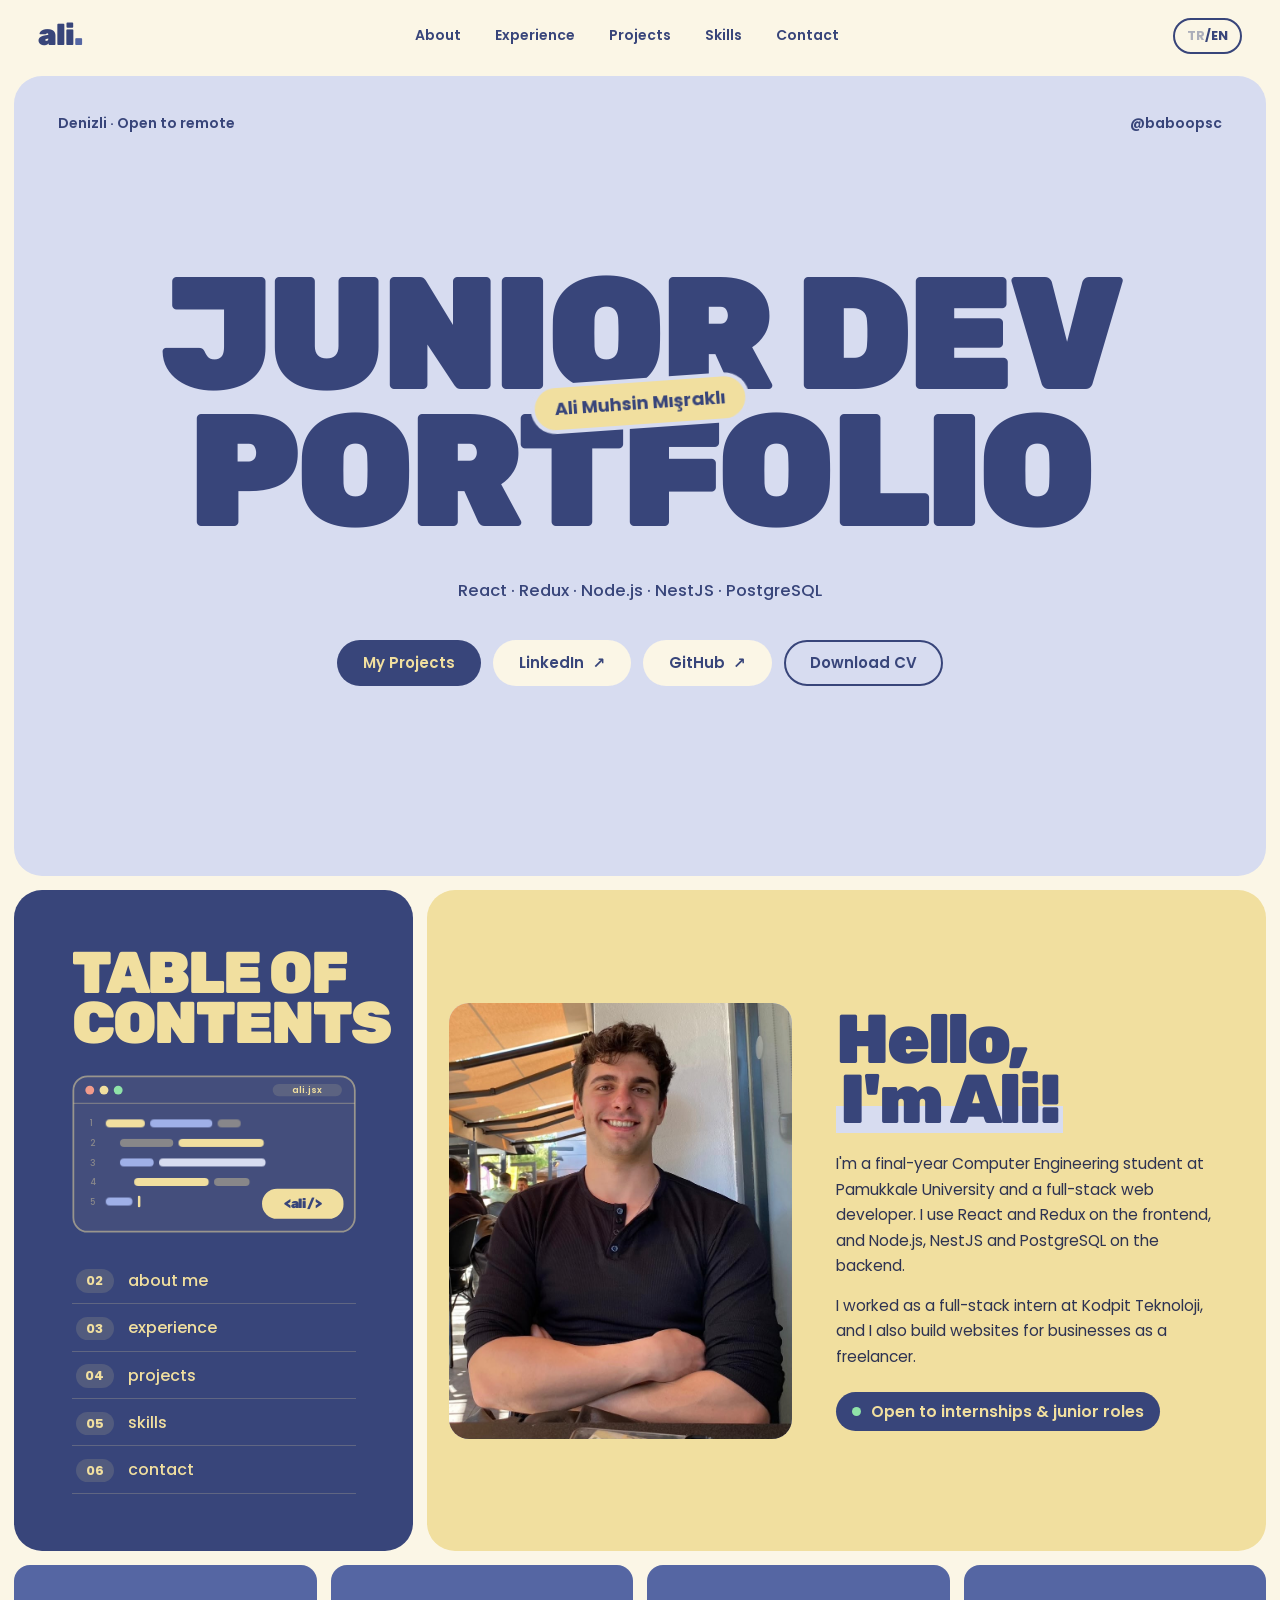
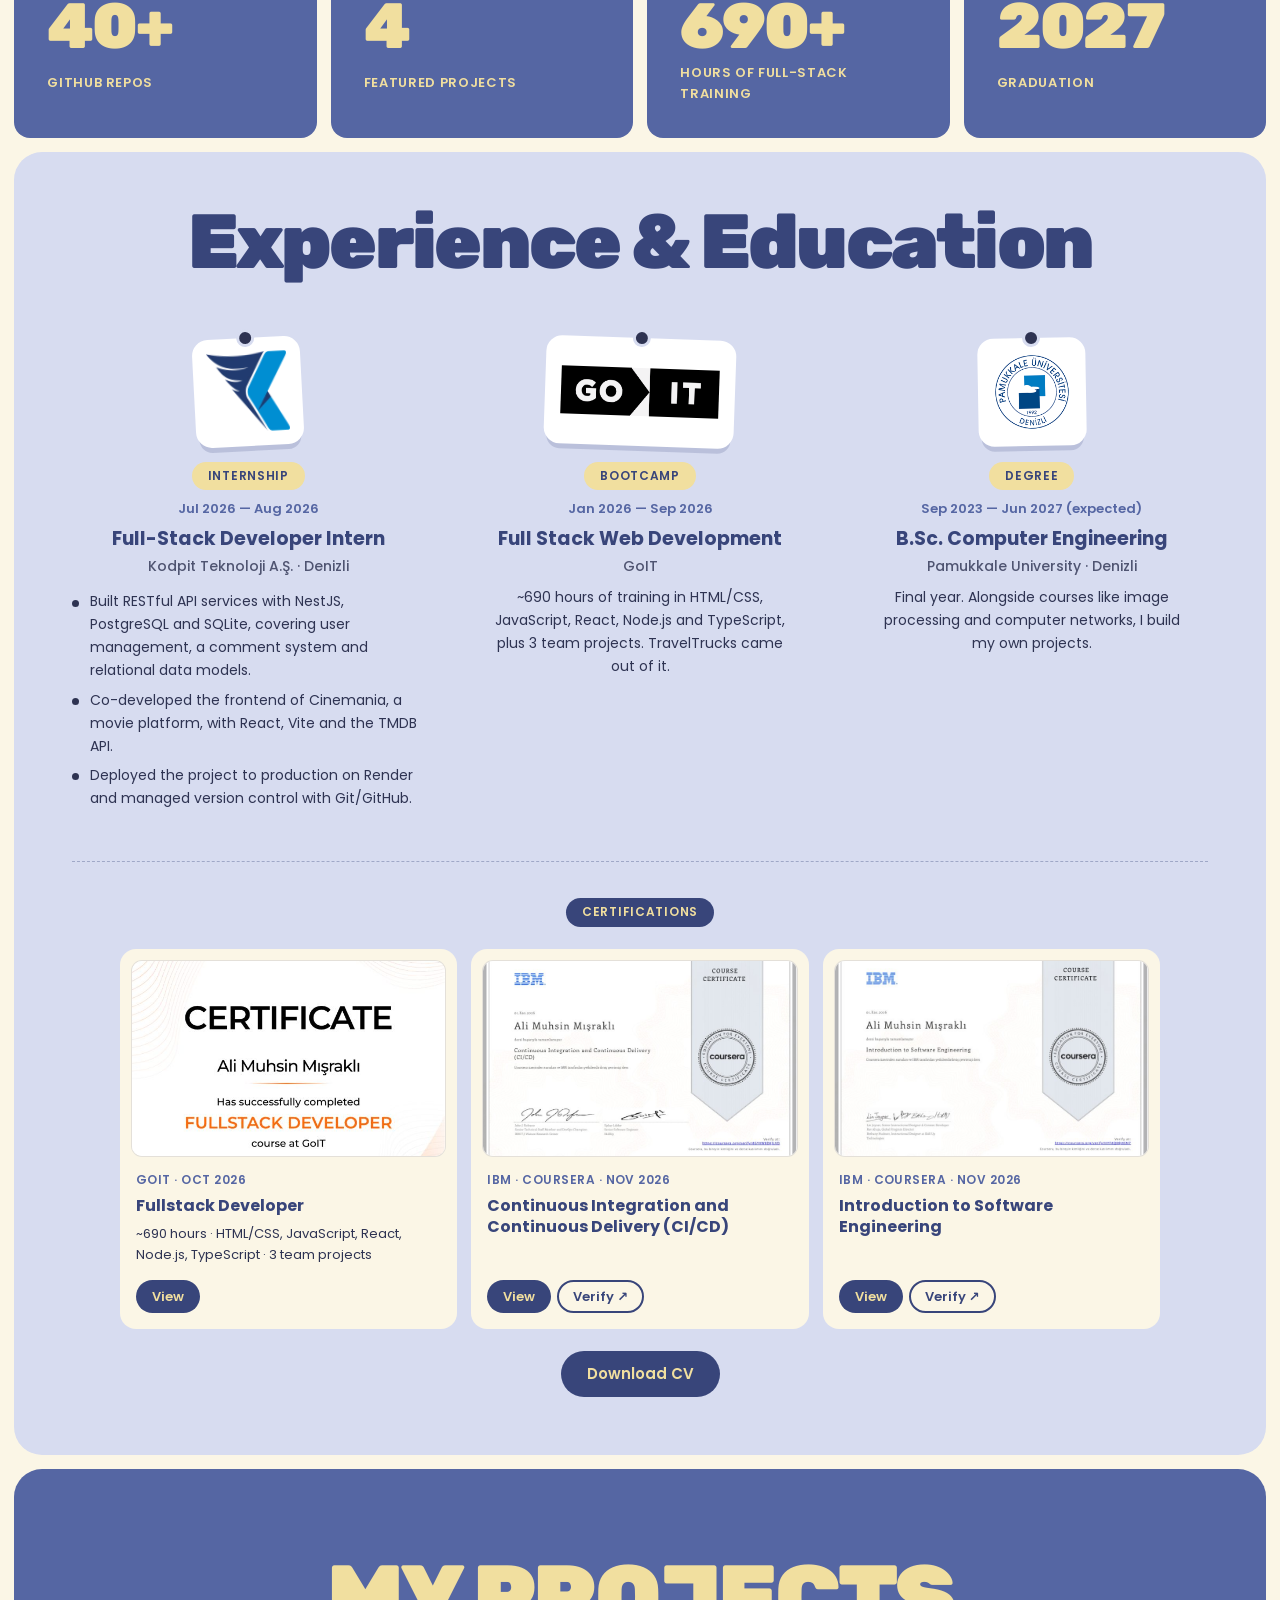
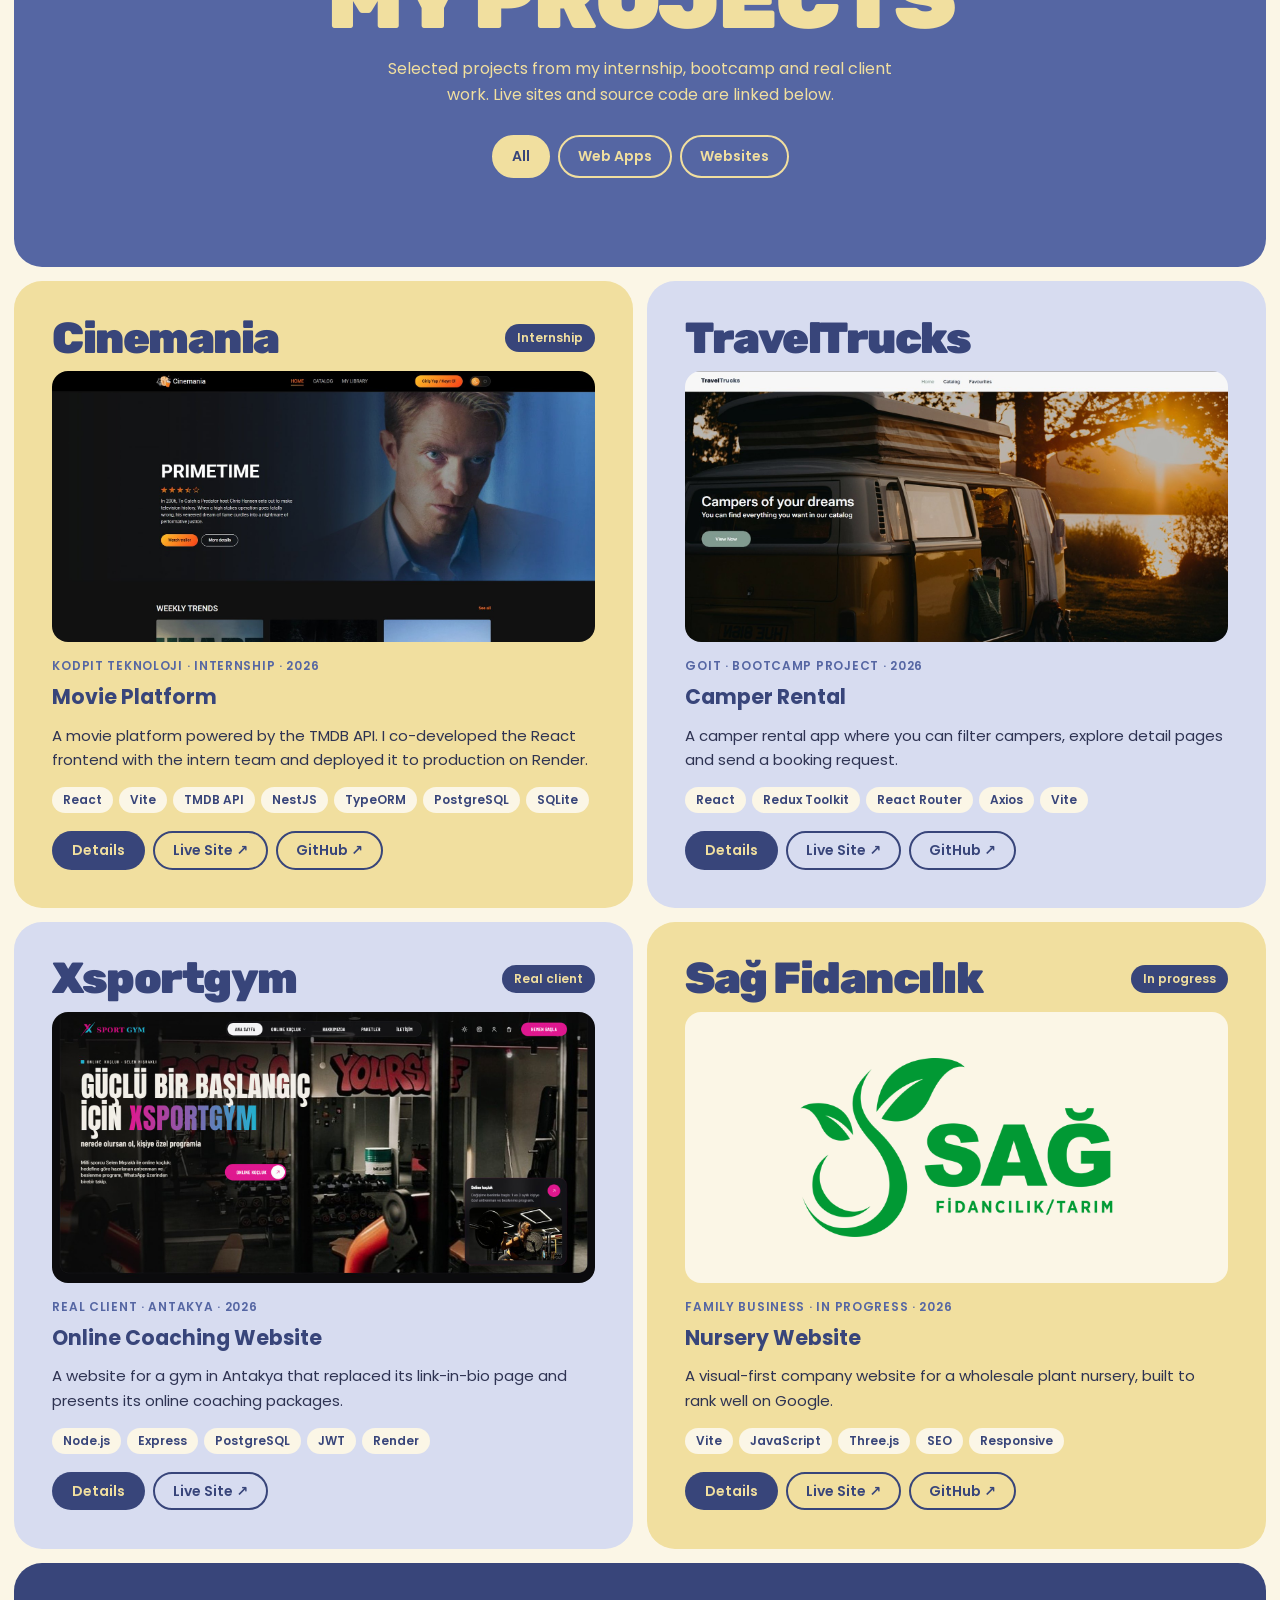
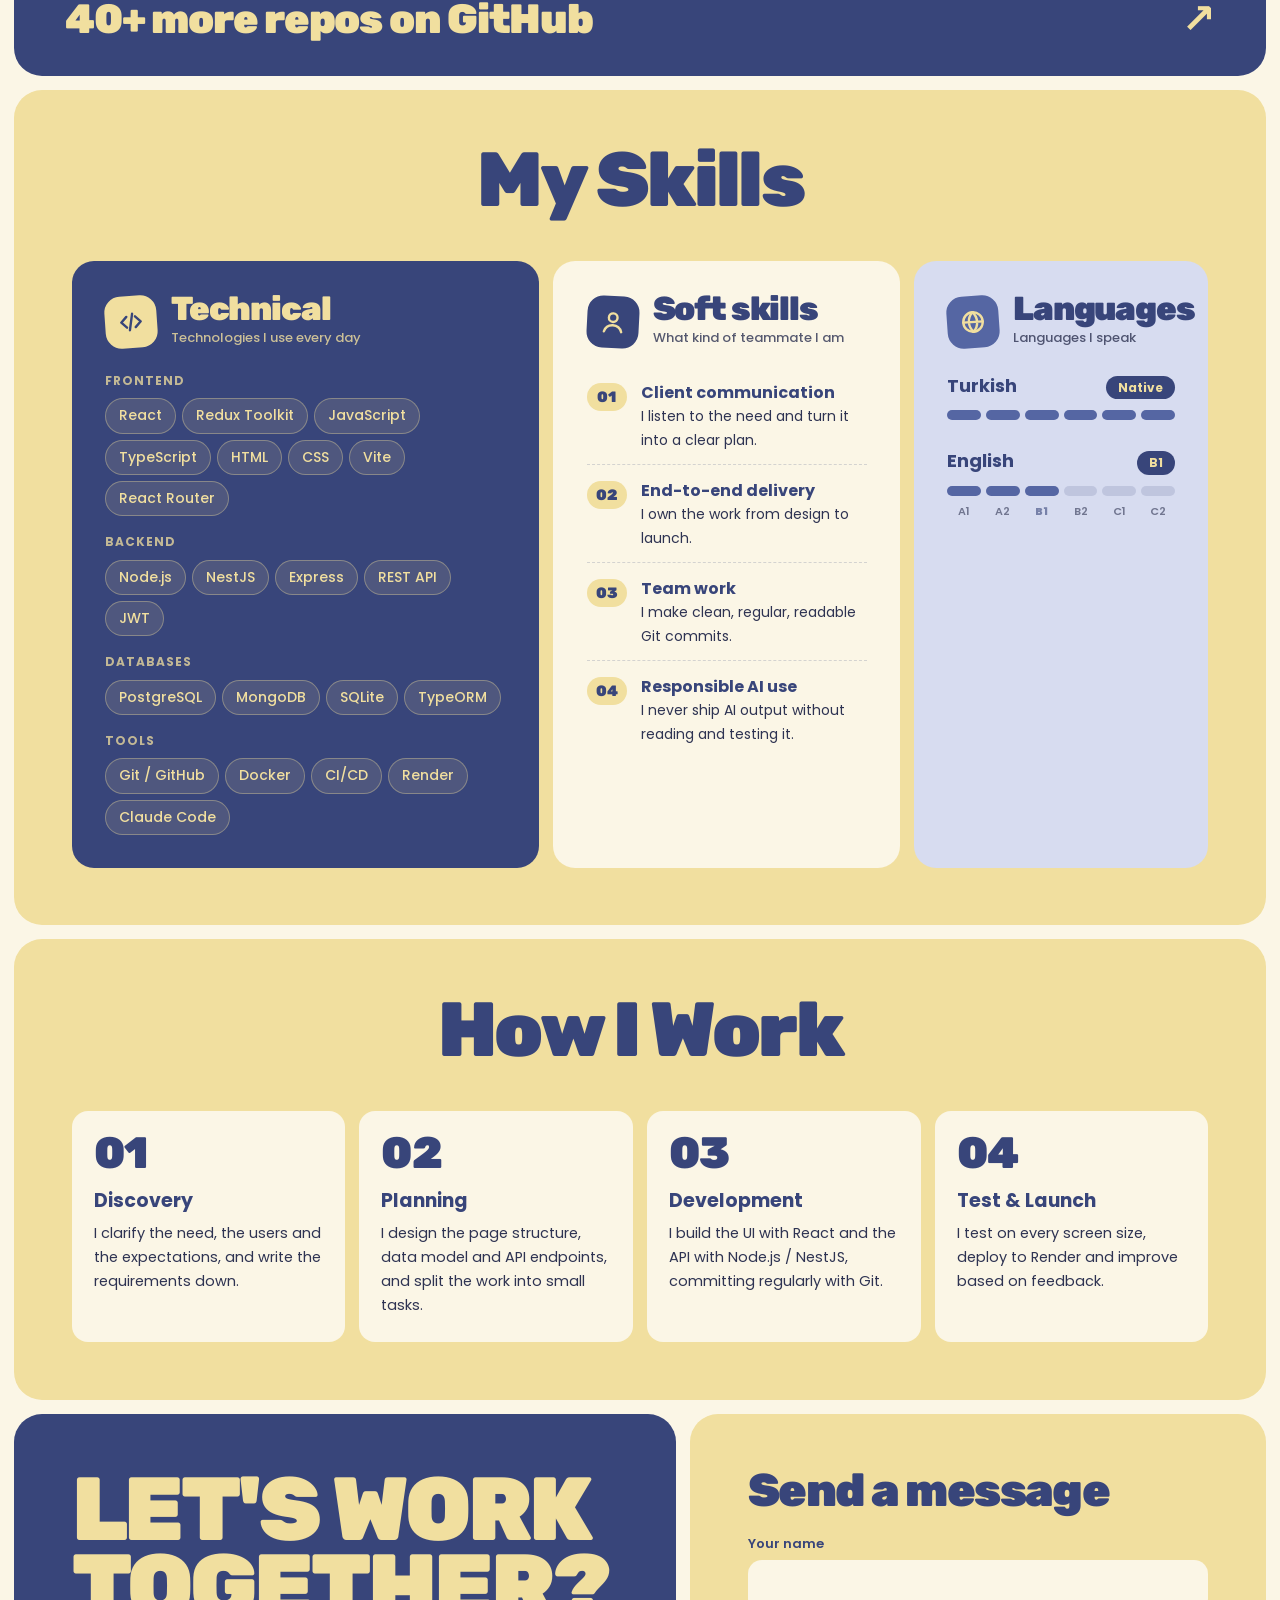
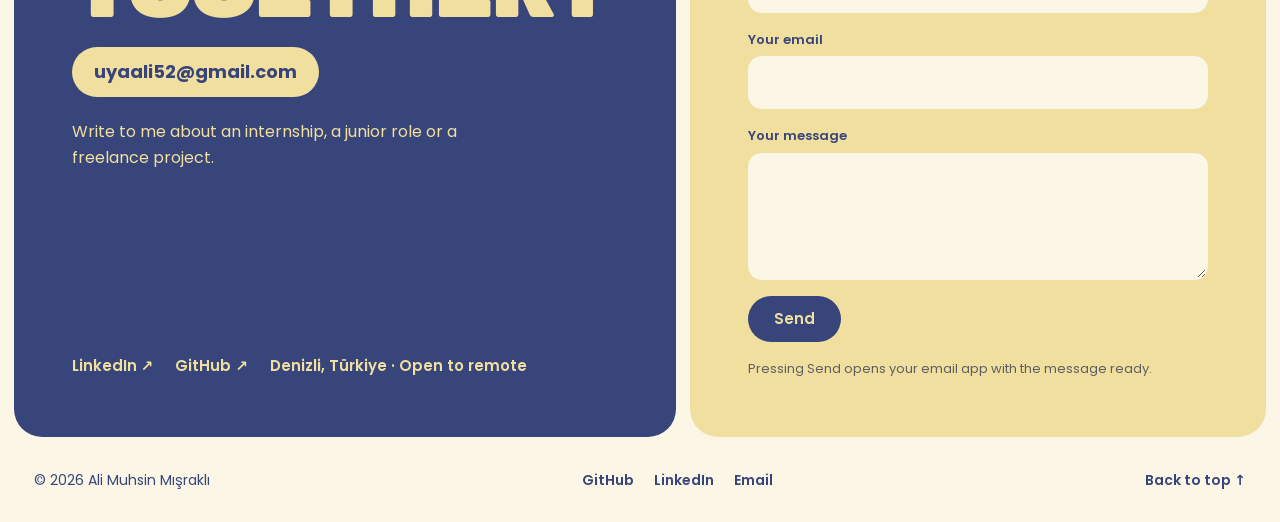
<file: index.html>
<!DOCTYPE html>
<html lang="tr" class="no-js">
<head>
  <meta charset="UTF-8">
  <meta name="viewport" content="width=device-width, initial-scale=1.0">
  <title>Ali Muhsin Mışraklı — Junior Full Stack Developer</title>
  <meta name="description" content="Ali Muhsin Mışraklı — Denizli'de yaşayan Junior Full Stack Developer. React, Redux, Node.js, NestJS ve PostgreSQL ile web uygulamaları geliştiriyorum.">
  <meta name="author" content="Ali Muhsin Mışraklı">
  <meta name="theme-color" content="#FBF6E6">
  <link rel="icon" href="favicon.svg" type="image/svg+xml">
  <link rel="icon" href="favicon.ico" sizes="any">
  <link rel="apple-touch-icon" href="apple-touch-icon.png">

  <link rel="canonical" href="https://alimuhsnm.com/">

  <!-- Paylaşım önizlemesi (LinkedIn, WhatsApp vb.)
       Kendi domainini alınca bu adresleri yeni domainle değiştir. -->
  <meta property="og:type" content="website">
  <meta property="og:url" content="https://alimuhsnm.com/">
  <meta property="og:title" content="Ali Muhsin Mışraklı — Junior Full Stack Developer">
  <meta property="og:description" content="React, Node.js, NestJS ve PostgreSQL ile web uygulamaları. Projelerime göz at.">
  <meta property="og:image" content="https://alimuhsnm.com/images/og-image.png">
  <meta property="og:image:width" content="1200">
  <meta property="og:image:height" content="630">
  <meta name="twitter:card" content="summary_large_image">

  <link rel="preconnect" href="https://fonts.googleapis.com">
  <link rel="preconnect" href="https://fonts.gstatic.com" crossorigin>
  <link href="https://fonts.googleapis.com/css2?family=Poppins:wght@400;500;600;700&family=Rubik:wght@800;900&display=swap" rel="stylesheet">
  <link rel="stylesheet" href="css/style.css">

  <script type="application/ld+json">
  {
    "@context": "https://schema.org",
    "@type": "Person",
    "name": "Ali Muhsin Mışraklı",
    "jobTitle": "Junior Full Stack Developer",
    "url": "https://alimuhsnm.com/",
    "email": "mailto:uyaali52@gmail.com",
    "address": { "@type": "PostalAddress", "addressLocality": "Denizli", "addressCountry": "TR" },
    "alumniOf": { "@type": "CollegeOrUniversity", "name": "Pamukkale University" },
    "knowsAbout": ["React", "Redux", "JavaScript", "Node.js", "NestJS", "PostgreSQL"],
    "sameAs": [
      "https://github.com/baboopsc",
      "https://www.linkedin.com/in/ali-muhsin-misrakli-312574285"
    ]
  }
  </script>
</head>
<body>
  <a class="skip-link" href="#main" data-i18n="skip">İçeriğe geç</a>

  <!-- ============ ÜST MENÜ ============ -->
  <header class="site-header" id="siteHeader">
    <a href="#hero" class="logo" aria-label="Ana sayfa">ali<span>.</span></a>

    <nav class="nav" id="nav" aria-label="Ana menü">
      <a href="#about" data-i18n="nav.about">Hakkımda</a>
      <a href="#experience" data-i18n="nav.experience">Deneyim</a>
      <a href="#projects" data-i18n="nav.projects">Projeler</a>
      <a href="#skills" data-i18n="nav.skills">Yetenekler</a>
      <a href="#contact" data-i18n="nav.contact">İletişim</a>
    </nav>

    <div class="header-actions">
      <button class="lang-toggle" id="langToggle" type="button" aria-label="Dili değiştir / Change language">
        <span data-lang="tr">TR</span>/<span data-lang="en">EN</span>
      </button>
      <button class="menu-toggle" id="menuToggle" type="button" aria-expanded="false" aria-controls="nav" aria-label="Menü">
        <span></span><span></span>
      </button>
    </div>
  </header>

  <main id="main" class="panels">

    <!-- ============ 01 · KAPAK ============ -->
    <section class="panel p-light hero" id="hero">
      <div class="hero-corner hero-corner--left" data-i18n="hero.kicker">Denizli · Remote'a açık</div>
      <a class="hero-corner hero-corner--right" href="https://github.com/baboopsc" target="_blank" rel="noopener">@baboopsc</a>

      <div class="hero-center">
        <div class="hero-title-wrap">
          <h1 class="display hero-title"><span class="sr-only">Ali Muhsin Mışraklı — </span>JUNIOR DEV<br>PORTFOLIO</h1>
          <span class="name-pill">Ali Muhsin Mışraklı</span>
        </div>
        <p class="hero-sub">React · Redux · Node.js · NestJS · PostgreSQL</p>
        <div class="hero-cta">
          <a class="btn btn--dark" href="#projects" data-i18n="hero.cta1">Projelerim</a>
          <a class="btn btn--social" href="https://www.linkedin.com/in/ali-muhsin-misrakli-312574285" target="_blank" rel="noopener">LinkedIn <span aria-hidden="true">↗</span></a>
          <a class="btn btn--social" href="https://github.com/baboopsc" target="_blank" rel="noopener">GitHub <span aria-hidden="true">↗</span></a>
          <a class="btn btn--outline" href="assets/Ali_Muhsin_Misrakli_CV.pdf" download data-i18n="hero.cta2">CV İndir</a>
        </div>
      </div>
    </section>

    <!-- ============ 02 · İÇİNDEKİLER + MERHABA ============ -->
    <div class="row row--toc">
      <nav class="panel p-dark toc reveal" aria-label="İçindekiler">
        <h2 class="display toc-title" data-i18n="toc.title">İÇİN-<br>DEKİLER</h2>

        <!-- Dekoratif kod penceresi -->
        <svg class="toc-art" viewBox="0 0 320 178" role="img" aria-label="Kod editörü çizimi">
          <rect x="1.5" y="1.5" width="317" height="175" rx="16" class="w-frame" />
          <path d="M1.5 32 H318.5" class="w-line" />
          <circle cx="20" cy="17" r="5" class="w-dot" />
          <circle cx="36" cy="17" r="5" class="w-dot w-dot--2" />
          <circle cx="52" cy="17" r="5" class="w-dot w-dot--3" />
          <rect x="226" y="10" width="78" height="14" rx="7" class="w-tab" />
          <text x="265" y="20.5" text-anchor="middle" class="w-tab-text">ali.jsx</text>
          <g class="w-code">
            <text x="20" y="58" class="w-ln">1</text><rect x="38" y="50" width="44" height="9" rx="4.5" class="c1" /><rect x="88" y="50" width="70" height="9" rx="4.5" class="c2" /><rect x="164" y="50" width="26" height="9" rx="4.5" class="c3" />
            <text x="20" y="80" class="w-ln">2</text><rect x="54" y="72" width="60" height="9" rx="4.5" class="c3" /><rect x="120" y="72" width="96" height="9" rx="4.5" class="c1" />
            <text x="20" y="102" class="w-ln">3</text><rect x="54" y="94" width="38" height="9" rx="4.5" class="c2" /><rect x="98" y="94" width="120" height="9" rx="4.5" class="c4" />
            <text x="20" y="124" class="w-ln">4</text><rect x="70" y="116" width="84" height="9" rx="4.5" class="c1" /><rect x="160" y="116" width="40" height="9" rx="4.5" class="c3" />
            <text x="20" y="146" class="w-ln">5</text><rect x="38" y="138" width="30" height="9" rx="4.5" class="c2" />
            <rect x="74" y="136" width="3" height="13" rx="1.5" class="w-cursor" />
          </g>
          <g class="w-badge">
            <rect x="214" y="128" width="92" height="34" rx="17" />
            <text x="260" y="150" text-anchor="middle">&lt;ali /&gt;</text>
          </g>
        </svg>

        <ol class="toc-list">
          <li><a href="#about"><span class="toc-no">02</span><span data-i18n="toc.about">hakkımda</span><span class="toc-arrow" aria-hidden="true">→</span></a></li>
          <li><a href="#experience"><span class="toc-no">03</span><span data-i18n="toc.exp">deneyim</span><span class="toc-arrow" aria-hidden="true">→</span></a></li>
          <li><a href="#projects"><span class="toc-no">04</span><span data-i18n="toc.projects">projeler</span><span class="toc-arrow" aria-hidden="true">→</span></a></li>
          <li><a href="#skills"><span class="toc-no">05</span><span data-i18n="toc.skills">yetenekler</span><span class="toc-arrow" aria-hidden="true">→</span></a></li>
          <li><a href="#contact"><span class="toc-no">06</span><span data-i18n="toc.contact">iletişim</span><span class="toc-arrow" aria-hidden="true">→</span></a></li>
        </ol>
      </nav>

      <section class="panel p-cream about reveal" id="about">
        <figure class="about-photo">
          <img src="images/ben.jpg" alt="Ali Muhsin Mışraklı" width="828" height="1055" loading="lazy"
               data-placeholder="photo" data-file="images/ben.jpg">
        </figure>
        <div class="about-text">
          <h2 class="display about-title" data-i18n="about.title">Merhaba,<br><span class="hl">ben Ali!</span></h2>
          <p data-i18n="about.p1">Pamukkale Üniversitesi Bilgisayar Mühendisliği son sınıf öğrencisiyim ve full-stack web geliştiriciyim. Frontend'de React ve Redux, backend'de Node.js, NestJS ve PostgreSQL kullanıyorum.</p>
          <p data-i18n="about.p2">Kodpit Teknoloji'de full-stack stajyer olarak çalıştım. Bir yandan da freelance olarak işletmelere web siteleri geliştiriyorum.</p>
          <p class="status-badge">
            <span class="dot" aria-hidden="true"></span>
            <span data-i18n="about.status">Staj ve junior pozisyonlara açığım</span>
          </p>
        </div>
      </section>
    </div>

    <!-- ============ SAYILAR ============ -->
    <ul class="row row--stats">
      <li class="panel p-blue stat reveal"><strong class="display">40+</strong><span data-i18n="stats.repos">GitHub reposu</span></li>
      <li class="panel p-blue stat reveal"><strong class="display" id="statProjects">6</strong><span data-i18n="stats.projects">Öne çıkan proje</span></li>
      <li class="panel p-blue stat reveal"><strong class="display">690+</strong><span data-i18n="stats.hours">Saat full-stack eğitimi</span></li>
      <li class="panel p-blue stat reveal"><strong class="display">2027</strong><span data-i18n="stats.grad">Mezuniyet</span></li>
    </ul>

    <!-- ============ 03 · DENEYİM & EĞİTİM ============ -->
    <section class="panel p-light experience reveal" id="experience">
      <h2 class="display section-title" data-i18n="exp.title">Deneyim &amp; Eğitim</h2>

      <ol class="exp-grid">
        <li class="exp-item">
          <div class="exp-thumb"><img src="images/logos/kodpit.png" alt="Kodpit Teknoloji logosu" width="160" height="160"></div>
          <span class="pill-label pill-label--solid" data-i18n="exp.kodpit.tag">staj</span>
          <p class="exp-date" data-i18n="exp.kodpit.date">Tem 2026 — Ağu 2026</p>
          <h3 data-i18n="exp.kodpit.role">Full-Stack Developer Stajyeri</h3>
          <p class="exp-place">Kodpit Teknoloji A.Ş. · Denizli</p>
          <ul class="bullet-list bullet-list--sm">
            <li data-i18n="exp.kodpit.b1">NestJS, PostgreSQL ve SQLite ile kullanıcı yönetimi, yorum sistemi ve ilişkisel veri modellerini kapsayan RESTful API servisleri geliştirdim.</li>
            <li data-i18n="exp.kodpit.b2">Film platformu Cinemania'nın arayüzünü React, Vite ve TMDB API ile ekip arkadaşlarımla birlikte geliştirdim.</li>
            <li data-i18n="exp.kodpit.b3">Projeyi Render'da canlıya aldım; versiyon kontrolünü Git/GitHub ile yönettim.</li>
          </ul>
        </li>
        <li class="exp-item">
          <div class="exp-thumb exp-thumb--wide"><img src="images/logos/goit.png" alt="GoIT logosu" width="555" height="166"></div>
          <span class="pill-label pill-label--solid" data-i18n="exp.goit.tag">bootcamp</span>
          <p class="exp-date" data-i18n="exp.goit.date">Oca 2026 — Eyl 2026</p>
          <h3>Full Stack Web Development</h3>
          <p class="exp-place">GoIT</p>
          <p class="exp-desc" data-i18n="exp.goit.desc">HTML/CSS, JavaScript, React, Node.js ve TypeScript üzerine ~690 saatlik eğitim ve 3 takım projesi. TravelTrucks bu süreçte çıktı.</p>
        </li>
        <li class="exp-item">
          <div class="exp-thumb"><img src="images/logos/pau.png" alt="Pamukkale Üniversitesi logosu" width="300" height="300"></div>
          <span class="pill-label pill-label--solid" data-i18n="exp.pau.tag">lisans</span>
          <p class="exp-date" data-i18n="exp.pau.date">Eyl 2023 — Haz 2027 (beklenen)</p>
          <h3 data-i18n="exp.pau.role">Bilgisayar Mühendisliği</h3>
          <p class="exp-place" data-i18n="exp.pau.place">Pamukkale Üniversitesi · Denizli</p>
          <p class="exp-desc" data-i18n="exp.pau.desc">Son sınıftayım. Görüntü işleme ve bilgisayar ağları gibi derslerin yanında kendi projelerimi geliştiriyorum.</p>
        </li>
      </ol>

      <div class="certs">
        <h3 class="pill-label" data-i18n="exp.certs">sertifikalar</h3>

        <ul class="cert-grid">
          <li class="cert-card">
            <a class="cert-thumb cert-thumb--portrait" href="assets/certificates/goit-fullstack-developer.pdf" target="_blank" rel="noopener">
              <img src="images/certificates/goit-fullstack-developer.jpg" alt="GoIT Fullstack Developer sertifikası" width="800" height="1102" loading="lazy">
            </a>
            <p class="cert-meta"><span>GoIT</span> · <span data-i18n="cert.goit.date">Eki 2026</span></p>
            <h4>Fullstack Developer</h4>
            <p class="cert-note" data-i18n="cert.goit.note">~690 saat · HTML/CSS, JavaScript, React, Node.js, TypeScript · 3 takım projesi</p>
            <div class="cert-actions">
              <a class="btn btn--dark btn--sm" href="assets/certificates/goit-fullstack-developer.pdf" target="_blank" rel="noopener" data-i18n="cert.view">Görüntüle</a>
            </div>
          </li>
          <li class="cert-card">
            <a class="cert-thumb" href="assets/certificates/ibm-cicd.pdf" target="_blank" rel="noopener">
              <img src="images/certificates/ibm-cicd.jpg" alt="IBM CI/CD sertifikası" width="800" height="618" loading="lazy">
            </a>
            <p class="cert-meta"><span>IBM · Coursera</span> · <span data-i18n="cert.ibm.date">Kas 2026</span></p>
            <h4>Continuous Integration and Continuous Delivery (CI/CD)</h4>
            <div class="cert-actions">
              <a class="btn btn--dark btn--sm" href="assets/certificates/ibm-cicd.pdf" target="_blank" rel="noopener" data-i18n="cert.view">Görüntüle</a>
              <a class="btn btn--outline btn--sm" href="https://coursera.org/verify/4GYVW8DKJLVD" target="_blank" rel="noopener" data-i18n="cert.verify">Doğrula ↗</a>
            </div>
          </li>
          <li class="cert-card">
            <a class="cert-thumb" href="assets/certificates/ibm-software-engineering.pdf" target="_blank" rel="noopener">
              <img src="images/certificates/ibm-software-engineering.jpg" alt="IBM Introduction to Software Engineering sertifikası" width="800" height="618" loading="lazy">
            </a>
            <p class="cert-meta"><span>IBM · Coursera</span> · <span data-i18n="cert.ibm.date">Kas 2026</span></p>
            <h4>Introduction to Software Engineering</h4>
            <div class="cert-actions">
              <a class="btn btn--dark btn--sm" href="assets/certificates/ibm-software-engineering.pdf" target="_blank" rel="noopener" data-i18n="cert.view">Görüntüle</a>
              <a class="btn btn--outline btn--sm" href="https://coursera.org/verify/HYF4Q88J45N7" target="_blank" rel="noopener" data-i18n="cert.verify">Doğrula ↗</a>
            </div>
          </li>
        </ul>

        <a class="btn btn--dark" href="assets/Ali_Muhsin_Misrakli_CV.pdf" download data-i18n="hero.cta2">CV İndir</a>
      </div>
    </section>

    <!-- ============ 04 · PROJELER ============ -->
    <section class="panel p-blue projects-head reveal" id="projects">
      <h2 class="display projects-title" data-i18n="projects.title">PROJELERİM</h2>
      <p class="projects-lead" data-i18n="projects.lead">Staj, bootcamp ve gerçek müşteri işlerinden seçtiğim projeler. Canlı sitelere ve kodlara buradan ulaşabilirsin.</p>
      <div class="filters" id="filters">
        <button class="filter is-active" type="button" data-filter="all" data-i18n="filter.all">Tümü</button>
        <button class="filter" type="button" data-filter="app" data-i18n="filter.app">Web Uygulaması</button>
        <button class="filter" type="button" data-filter="web" data-i18n="filter.web">Web Sitesi</button>
      </div>
    </section>

    <div class="project-grid" id="projectGrid" aria-live="polite"></div>

    <a class="panel p-dark more-repos reveal" href="https://github.com/baboopsc?tab=repositories" target="_blank" rel="noopener">
      <span data-i18n="projects.more">Diğer 40+ repom GitHub'da</span>
      <span class="arrow" aria-hidden="true">↗</span>
    </a>

    <!-- ============ 05 · YETENEKLER ============ -->
    <section class="panel p-cream skills reveal" id="skills">
      <h2 class="display section-title" data-i18n="skills.title">Yetkinliklerim</h2>

      <div class="skills-grid">
        <!-- Teknik -->
        <article class="skill-card skill-card--tech">
          <header class="skill-head">
            <span class="skill-icon" aria-hidden="true">
              <svg viewBox="0 0 24 24"><path d="M8 7 3 12l5 5M16 7l5 5-5 5M13.5 4.5l-3 15" /></svg>
            </span>
            <div>
              <h3 class="display skill-title" data-i18n="skills.tech">Teknik</h3>
              <p class="skill-sub" data-i18n="skills.techSub">Her gün kullandığım teknolojiler</p>
            </div>
          </header>
          <div class="skill-rows">
            <div class="skill-row">
              <span class="skill-row-label">Frontend</span>
              <ul class="chips"><li>React</li><li>Redux Toolkit</li><li>JavaScript</li><li>TypeScript</li><li>HTML</li><li>CSS</li><li>Vite</li><li>React Router</li></ul>
            </div>
            <div class="skill-row">
              <span class="skill-row-label">Backend</span>
              <ul class="chips"><li>Node.js</li><li>NestJS</li><li>Express</li><li>REST API</li><li>JWT</li></ul>
            </div>
            <div class="skill-row">
              <span class="skill-row-label" data-i18n="skills.db">Veritabanı</span>
              <ul class="chips"><li>PostgreSQL</li><li>MongoDB</li><li>SQLite</li><li>TypeORM</li></ul>
            </div>
            <div class="skill-row">
              <span class="skill-row-label" data-i18n="skills.tools">Araçlar</span>
              <ul class="chips"><li>Git / GitHub</li><li>Docker</li><li>CI/CD</li><li>Render</li><li>Claude Code</li></ul>
            </div>
          </div>
        </article>

        <!-- Kişisel -->
        <article class="skill-card skill-card--soft">
          <header class="skill-head">
            <span class="skill-icon" aria-hidden="true">
              <svg viewBox="0 0 24 24"><circle cx="12" cy="8" r="4" /><path d="M4 21c1.2-4 4.2-6 8-6s6.8 2 8 6" /></svg>
            </span>
            <div>
              <h3 class="display skill-title" data-i18n="skills.soft">Kişisel</h3>
              <p class="skill-sub" data-i18n="skills.softSub">Nasıl bir takım arkadaşıyım</p>
            </div>
          </header>
          <ol class="soft-list">
            <li><span class="soft-no">01</span><div><strong data-i18n="soft.1t">Müşteriyle iletişim</strong><p data-i18n="soft.1d">İhtiyacı dinler, net bir plana dökerim.</p></div></li>
            <li><span class="soft-no">02</span><div><strong data-i18n="soft.2t">Uçtan uca teslim</strong><p data-i18n="soft.2d">Tasarımdan yayına kadar işi sahiplenirim.</p></div></li>
            <li><span class="soft-no">03</span><div><strong data-i18n="soft.3t">Ekip çalışması</strong><p data-i18n="soft.3d">Git ile düzenli, okunabilir commit'ler atarım.</p></div></li>
            <li><span class="soft-no">04</span><div><strong data-i18n="soft.4t">Sorumlu AI kullanımı</strong><p data-i18n="soft.4d">Çıktıyı okuyup test etmeden yayına almam.</p></div></li>
          </ol>
        </article>

        <!-- Diller -->
        <article class="skill-card skill-card--lang">
          <header class="skill-head">
            <span class="skill-icon" aria-hidden="true">
              <svg viewBox="0 0 24 24"><circle cx="12" cy="12" r="9" /><path d="M3 12h18M12 3c2.6 2.6 3.8 5.6 3.8 9s-1.2 6.4-3.8 9c-2.6-2.6-3.8-5.6-3.8-9S9.4 5.6 12 3Z" /></svg>
            </span>
            <div>
              <h3 class="display skill-title" data-i18n="skills.lang">Diller</h3>
              <p class="skill-sub" data-i18n="skills.langSub">Konuştuğum diller</p>
            </div>
          </header>
          <ul class="lang-list">
            <li>
              <div class="lang-top"><strong data-i18n="lang.trName">Türkçe</strong><span class="lang-level" data-i18n="lang.trLevel">Ana dil</span></div>
              <div class="lang-bar" aria-hidden="true"><span class="on"></span><span class="on"></span><span class="on"></span><span class="on"></span><span class="on"></span><span class="on"></span></div>
            </li>
            <li>
              <div class="lang-top"><strong data-i18n="lang.enName">İngilizce</strong><span class="lang-level">B1</span></div>
              <div class="lang-bar" aria-hidden="true"><span class="on"></span><span class="on"></span><span class="on"></span><span></span><span></span><span></span></div>
              <div class="lang-scale" aria-hidden="true"><span>A1</span><span>A2</span><span>B1</span><span>B2</span><span>C1</span><span>C2</span></div>
            </li>
          </ul>
        </article>
      </div>
    </section>

    <!-- ============ NASIL ÇALIŞIRIM ============ -->
    <section class="panel p-cream process reveal" id="process">
      <h2 class="display section-title" data-i18n="process.title">Nasıl Çalışırım?</h2>
      <ol class="process-list">
        <li>
          <span class="step-no display">01</span>
          <h3 data-i18n="process.1.t">Keşif</h3>
          <p data-i18n="process.1.d">İhtiyacı, kullanıcıyı ve beklentileri netleştiririm; gereksinimleri yazıya dökerim.</p>
        </li>
        <li>
          <span class="step-no display">02</span>
          <h3 data-i18n="process.2.t">Planlama</h3>
          <p data-i18n="process.2.d">Sayfa yapısını, veri modelini ve API uçlarını tasarlar; işi küçük görevlere bölerim.</p>
        </li>
        <li>
          <span class="step-no display">03</span>
          <h3 data-i18n="process.3.t">Geliştirme</h3>
          <p data-i18n="process.3.d">Arayüzü React ile, API'yi Node.js / NestJS ile yazar; Git ile düzenli commit atarak ilerlerim.</p>
        </li>
        <li>
          <span class="step-no display">04</span>
          <h3 data-i18n="process.4.t">Test &amp; Yayın</h3>
          <p data-i18n="process.4.d">Mobil dahil test eder, Render'a deploy eder ve geri bildirimle iyileştiririm.</p>
        </li>
      </ol>
    </section>

    <!-- ============ YORUMLAR (js/projects.js içinde yorum eklenince görünür) ============ -->
    <section class="panel p-light testimonials" id="testimonials" hidden>
      <h2 class="display section-title" data-i18n="testi.title">Hakkımda Söylenenler</h2>
      <div class="testi-grid" id="testiGrid"></div>
    </section>

    <!-- ============ 06 · İLETİŞİM ============ -->
    <div class="row row--contact" id="contact">
      <section class="panel p-dark contact-card reveal">
        <h2 class="display contact-title" data-i18n="contact.title">BİRLİKTE<br>ÇALIŞALIM?</h2>
        <a class="mail-pill" href="mailto:uyaali52@gmail.com">uyaali52@gmail.com</a>
        <p class="contact-lead" data-i18n="contact.lead">Staj, junior pozisyon ya da freelance bir proje için bana yazabilirsin.</p>
        <ul class="contact-links">
          <li><a href="https://www.linkedin.com/in/ali-muhsin-misrakli-312574285" target="_blank" rel="noopener">LinkedIn ↗</a></li>
          <li><a href="https://github.com/baboopsc" target="_blank" rel="noopener">GitHub ↗</a></li>
          <li><span data-i18n="contact.locVal">Denizli, Türkiye · Remote'a açık</span></li>
        </ul>
      </section>

      <section class="panel p-cream form-card reveal" aria-labelledby="formTitle">
        <h2 class="display form-title" id="formTitle" data-i18n="form.title">Mesaj gönder</h2>
        <form class="contact-form" id="contactForm" novalidate>
          <label>
            <span data-i18n="form.name">Adın</span>
            <input type="text" name="name" required autocomplete="name">
          </label>
          <label>
            <span data-i18n="form.email">E-posta adresin</span>
            <input type="email" name="email" required autocomplete="email">
          </label>
          <label>
            <span data-i18n="form.msg">Mesajın</span>
            <textarea name="message" rows="4" required></textarea>
          </label>
          <button class="btn btn--dark" type="submit" data-i18n="form.send">Gönder</button>
          <p class="form-note" id="formNote" data-i18n="form.note">Gönder'e basınca e-posta uygulaman hazır mesajla açılır.</p>
        </form>
      </section>
    </div>
  </main>

  <!-- ============ ALT KISIM ============ -->
  <footer class="site-footer">
    <p>© <span id="year">2026</span> Ali Muhsin Mışraklı</p>
    <ul class="footer-links">
      <li><a href="https://github.com/baboopsc" target="_blank" rel="noopener">GitHub</a></li>
      <li><a href="https://www.linkedin.com/in/ali-muhsin-misrakli-312574285" target="_blank" rel="noopener">LinkedIn</a></li>
      <li><a href="mailto:uyaali52@gmail.com" data-i18n="contact.mail">E-posta</a></li>
    </ul>
    <a class="to-top" href="#hero" data-i18n="footer.top">Yukarı çık ↑</a>
  </footer>

  <!-- ============ PROJE DETAY PENCERESİ ============ -->
  <dialog class="project-modal" id="projectModal" aria-labelledby="modalTitle">
    <button class="modal-close" type="button" id="modalClose" aria-label="Kapat">×</button>
    <div class="modal-body" id="modalBody"></div>
  </dialog>

  <script src="js/i18n.js"></script>
  <script src="js/projects.js"></script>
  <script src="js/main.js"></script>
</body>
</html>
</file>
<file: css/style.css>
/* =========================================================
   Ali Muhsin Mışraklı — Portfolio
   Stil: yuvarlak paneller (slayt düzeni) · mavi + krem paleti
   ========================================================= */

:root {
  /* Renkler */
  --paper: #fbf6e6;       /* sayfa zemini */
  --cream: #f1df9f;       /* krem panel */
  --blue: #5566a3;        /* ana mavi */
  --blue-light: #d7dcf0;  /* açık mavi panel */
  --blue-dark: #38457a;   /* koyu mavi panel / başlıklar */
  --ink: #2e3352;         /* yazı */

  /* Yazı tipleri */
  --font-display: "Rubik", "Arial Black", system-ui, sans-serif;
  --font-body: "Poppins", system-ui, -apple-system, "Segoe UI", sans-serif;

  /* Ölçüler */
  --header-h: 72px;
  --gap: 14px;
  --radius: 28px;
  --radius-sm: 16px;
  --ease: cubic-bezier(0.2, 0.7, 0.2, 1);
}

/* ---------- Temel ---------- */
*,
*::before,
*::after { box-sizing: border-box; }
* { margin: 0; }

html {
  scroll-behavior: smooth;
  scroll-padding-top: calc(var(--header-h) + 8px);
}

body {
  font-family: var(--font-body);
  background: var(--paper);
  color: var(--ink);
  line-height: 1.65;
  -webkit-font-smoothing: antialiased;
}
body.no-scroll { overflow: hidden; }

img { display: block; max-width: 100%; }
a { color: inherit; }
button { font: inherit; color: inherit; cursor: pointer; }
ul, ol, dl, dd { padding: 0; list-style: none; margin: 0; }
input, textarea { font: inherit; color: inherit; }

.sr-only {
  position: absolute; width: 1px; height: 1px; padding: 0; margin: -1px;
  overflow: hidden; clip: rect(0 0 0 0); white-space: nowrap; border: 0;
}

.skip-link {
  position: absolute; left: -9999px; top: 10px; z-index: 300;
  background: var(--blue-dark); color: var(--cream);
  padding: 8px 16px; border-radius: 999px; text-decoration: none; font-weight: 600;
}
.skip-link:focus { left: 10px; }

:focus-visible { outline: 3px solid var(--blue); outline-offset: 3px; border-radius: 6px; }

/* ---------- Kalın başlık yazısı ---------- */
.display {
  font-family: var(--font-display);
  font-weight: 900;
  line-height: 0.86;
  letter-spacing: -0.035em;
}

.section-title {
  font-size: clamp(40px, 6vw, 84px);
  text-align: center;
  margin-bottom: clamp(28px, 4vw, 48px);
}

/* ---------- Paneller ---------- */
.panels {
  width: min(1440px, 100%);
  margin-inline: auto;
  padding: calc(var(--header-h) + 4px) var(--gap) var(--gap);
  display: grid;
  gap: var(--gap);
}

.panel {
  position: relative;
  border-radius: var(--radius);
  padding: clamp(28px, 4.5vw, 64px);
  overflow: hidden;
}

.p-cream { background: var(--cream); color: var(--ink); }
.p-light { background: var(--blue-light); color: var(--ink); }
.p-blue  { background: var(--blue); color: var(--cream); }
.p-dark  { background: var(--blue-dark); color: var(--cream); }

.p-cream .display,
.p-light .display { color: var(--blue-dark); }

.row { display: grid; gap: var(--gap); }
.row--toc { grid-template-columns: minmax(0, 1fr) minmax(0, 2.1fr); }
.row--stats { grid-template-columns: repeat(4, minmax(0, 1fr)); }
.row--contact { grid-template-columns: minmax(0, 1.15fr) minmax(0, 1fr); }

/* ---------- Butonlar & etiketler ---------- */
.btn {
  display: inline-flex;
  align-items: center;
  justify-content: center;
  gap: 8px;
  padding: 12px 24px;
  border-radius: 999px;
  border: 2px solid transparent;
  font-weight: 600;
  font-size: 15px;
  line-height: 1.2;
  text-decoration: none;
  white-space: nowrap;
  transition: transform 0.2s var(--ease), background-color 0.2s, color 0.2s, border-color 0.2s;
}
.btn:hover { transform: translateY(-2px); }
.btn--dark { background: var(--blue-dark); color: var(--cream); }
.btn--dark:hover { background: var(--blue); }
.btn--outline { border-color: var(--blue-dark); color: var(--blue-dark); background: transparent; }
.btn--outline:hover { background: var(--blue-dark); color: var(--cream); }
.btn--social { background: var(--paper); color: var(--blue-dark); }
.btn--social:hover { background: var(--cream); }
.btn--cream { background: var(--cream); color: var(--blue-dark); }
.btn--cream:hover { background: var(--paper); }

.pill-label {
  display: inline-block;
  padding: 4px 16px;
  border-radius: 999px;
  border: 0;
  background: var(--blue-dark);
  color: var(--cream);
  font-size: 12px;
  font-weight: 600;
  letter-spacing: 0.06em;
  text-transform: uppercase;
  line-height: 1.7;
}
.pill-label--solid { background: var(--cream) !important; color: var(--blue-dark) !important; }

.bullet-list { display: grid; gap: 8px; }
.bullet-list li { position: relative; padding-left: 18px; }
.bullet-list li::before {
  content: "";
  position: absolute;
  left: 0; top: 0.68em;
  width: 7px; height: 7px;
  border-radius: 50%;
  background: currentColor;
}
.bullet-list--sm { font-size: 14px; gap: 6px; }

/* =========================================================
   ÜST MENÜ
   ========================================================= */
.site-header {
  position: fixed;
  inset: 0 0 auto 0;
  z-index: 100;
  height: var(--header-h);
  padding: 0 clamp(18px, 3vw, 40px);
  display: flex;
  align-items: center;
  justify-content: space-between;
  gap: 24px;
  background: var(--paper);
  color: var(--blue-dark);
  transition: box-shadow 0.3s, color 0.3s, background-color 0.3s;
}
.site-header.is-scrolled { box-shadow: 0 1px 0 rgba(56, 69, 122, 0.15); }

.logo {
  font-family: var(--font-display);
  font-weight: 900;
  font-size: 30px;
  letter-spacing: -0.04em;
  text-decoration: none;
}
.logo span { color: var(--blue); }

.nav { display: flex; gap: 6px; }
.nav a {
  padding: 8px 14px;
  border-radius: 999px;
  font-size: 14px;
  font-weight: 600;
  text-decoration: none;
  transition: background-color 0.2s, color 0.2s;
}
.nav a:hover { background: var(--blue-light); }
.nav a.is-active { background: var(--blue-dark); color: var(--cream); }

.header-actions { display: flex; align-items: center; gap: 10px; }

.lang-toggle {
  border: 2px solid currentColor;
  background: transparent;
  border-radius: 999px;
  padding: 5px 12px;
  font-size: 13px;
  font-weight: 700;
}
.lang-toggle span { opacity: 0.4; transition: opacity 0.2s; }
.lang-toggle span.is-active { opacity: 1; }

.menu-toggle { display: none; }

/* =========================================================
   01 · KAPAK
   ========================================================= */
.hero {
  min-height: calc(100vh - var(--header-h) - 2 * var(--gap));
  min-height: calc(100svh - var(--header-h) - 2 * var(--gap));
  display: grid;
  place-items: center;
  text-align: center;
}

.hero-corner {
  position: absolute;
  top: clamp(20px, 3vw, 36px);
  font-size: 14px;
  font-weight: 600;
  color: var(--blue-dark);
  text-decoration: none;
}
.hero-corner--left { left: clamp(22px, 3.5vw, 44px); }
.hero-corner--right { right: clamp(22px, 3.5vw, 44px); }
a.hero-corner:hover { text-decoration: underline; }

.hero-center { display: grid; justify-items: center; gap: clamp(22px, 3vw, 36px); }

.hero-title-wrap { position: relative; }
.hero-title { font-size: clamp(54px, 12.5vw, 196px); }

.name-pill {
  position: absolute;
  left: 50%;
  top: 50%;
  transform: translate(-50%, -50%) rotate(-4deg);
  padding: 6px 20px;
  border-radius: 999px;
  background: var(--cream);
  color: var(--blue-dark);
  font-size: clamp(13px, 1.4vw, 18px);
  font-weight: 700;
  white-space: nowrap;
  box-shadow: 0 0 0 4px var(--blue-light);
}

.hero-sub { font-size: clamp(14px, 1.3vw, 17px); font-weight: 500; color: var(--blue-dark); }
.hero-cta { display: flex; flex-wrap: wrap; justify-content: center; gap: 12px; }

/* Giriş animasyonu */
.js .hero-title { animation: rise 0.9s var(--ease) both; }
.js .name-pill { animation: pop 0.6s 0.5s var(--ease) both; }
@keyframes rise { from { opacity: 0; transform: translateY(30px); } }
@keyframes pop { from { opacity: 0; transform: translate(-50%, -50%) rotate(-4deg) scale(0.6); } }

/* =========================================================
   02 · İÇİNDEKİLER + MERHABA
   ========================================================= */
.toc { display: flex; flex-direction: column; justify-content: space-between; gap: 26px; }
.toc-title { font-size: clamp(40px, 4.6vw, 72px); color: var(--cream); }

/* Dekoratif kod penceresi (SVG) */
.toc-art { width: 100%; max-width: 380px; height: auto; overflow: visible; }
.toc-art .w-frame { fill: rgba(241, 223, 159, 0.06); stroke: rgba(241, 223, 159, 0.5); stroke-width: 2; }
.toc-art .w-line { stroke: rgba(241, 223, 159, 0.3); stroke-width: 1.5; }
.toc-art .w-dot { fill: #f29b8b; }
.toc-art .w-dot--2 { fill: var(--cream); }
.toc-art .w-dot--3 { fill: #8fe3a8; }
.toc-art .w-tab { fill: rgba(241, 223, 159, 0.14); }
.toc-art .w-tab-text { fill: var(--cream); font: 600 10px var(--font-body); }
.toc-art .w-ln { fill: rgba(241, 223, 159, 0.4); font: 500 10px var(--font-body); }
.toc-art .c1 { fill: var(--cream); }
.toc-art .c2 { fill: #9fb0e8; }
.toc-art .c3 { fill: rgba(241, 223, 159, 0.4); }
.toc-art .c4 { fill: var(--blue-light); }
.toc-art .w-cursor { fill: var(--cream); animation: blink 1.1s steps(1) infinite; }
.toc-art .w-badge rect { fill: var(--cream); }
.toc-art .w-badge text { fill: var(--blue-dark); font: 900 15px var(--font-display); letter-spacing: -0.02em; }
.toc-art .w-badge { animation: float 4s ease-in-out infinite; }
.toc-art .w-code rect { transform-box: fill-box; transform-origin: left center; }
.js .toc-art .w-code rect:not(.w-cursor) { transform: scaleX(0); }
.js .toc.is-visible .toc-art .w-code rect:not(.w-cursor) { animation: grow 0.6s var(--ease) forwards; }
.toc.is-visible .w-code rect:nth-of-type(2n) { animation-delay: 0.15s; }
.toc.is-visible .w-code rect:nth-of-type(3n) { animation-delay: 0.3s; }
@keyframes grow { to { transform: scaleX(1); } }
@keyframes blink { 50% { opacity: 0; } }
@keyframes float { 50% { transform: translateY(-5px); } }

.toc-list { display: grid; gap: 2px; }
.toc-list a {
  display: flex;
  align-items: center;
  gap: 14px;
  padding: 9px 4px;
  border-bottom: 1px solid rgba(241, 223, 159, 0.22);
  text-decoration: none;
  font-weight: 500;
  transition: padding-left 0.25s var(--ease), color 0.2s;
}
.toc-no {
  min-width: 38px;
  padding: 1px 8px;
  border-radius: 999px;
  background: rgba(241, 223, 159, 0.14);
  font-size: 13px;
  font-weight: 700;
  text-align: center;
  transition: background-color 0.2s, color 0.2s;
}
.toc-arrow { margin-left: auto; opacity: 0; transform: translateX(-8px); transition: opacity 0.25s, transform 0.25s var(--ease); }
.toc-list a:hover { padding-left: 10px; }
.toc-list a:hover .toc-no { background: var(--cream); color: var(--blue-dark); }
.toc-list a:hover .toc-arrow { opacity: 1; transform: none; }

.about {
  display: grid;
  grid-template-columns: minmax(0, 0.95fr) minmax(0, 1.05fr);
  gap: clamp(24px, 3.5vw, 48px);
  align-items: center;
  padding: clamp(16px, 2vw, 22px);
  padding-right: clamp(28px, 4vw, 56px);
}
/* Fotoğraf orijinal oranında, hiç kırpılmadan gösterilir */
.about-photo {
  align-self: center;
  border-radius: calc(var(--radius) - 8px);
  overflow: hidden;
  background: var(--blue-light);
  aspect-ratio: 828 / 1055;
}
.about-photo img { width: 100%; height: 100%; object-fit: contain; }
.about-text { padding: clamp(8px, 2vw, 24px) 0; }
.about-text p { font-size: 15.5px; }
.about-text p + p { margin-top: 0.9em; }
.about-title { font-size: clamp(42px, 5.4vw, 80px); margin-bottom: 22px; }
.hl {
  background: linear-gradient(transparent 58%, var(--blue-light) 58%, var(--blue-light) 92%, transparent 92%);
  padding: 0 4px;
  -webkit-box-decoration-break: clone;
  box-decoration-break: clone;
}

.status-badge {
  display: inline-flex;
  align-items: center;
  gap: 10px;
  margin-top: 22px !important;
  padding: 7px 16px;
  border-radius: 999px;
  background: var(--blue-dark);
  color: var(--cream);
  font-size: 14px;
  font-weight: 600;
}
.status-badge .dot {
  width: 9px; height: 9px;
  border-radius: 50%;
  background: #8fe3a8;
  animation: pulse 1.8s ease-in-out infinite;
}
@keyframes pulse {
  0%, 100% { box-shadow: 0 0 0 0 rgba(143, 227, 168, 0.7); }
  50% { box-shadow: 0 0 0 7px rgba(143, 227, 168, 0); }
}

/* ---------- Sayılar ---------- */
.stat {
  display: grid;
  gap: 8px;
  padding: clamp(22px, 2.6vw, 34px);
  border-radius: var(--radius-sm);
}
.stat strong { font-size: clamp(44px, 5vw, 72px); color: var(--cream); }
.stat span { font-size: 13px; font-weight: 600; letter-spacing: 0.05em; text-transform: uppercase; }

/* =========================================================
   YETENEKLER
   ========================================================= */
.skills-grid {
  display: grid;
  grid-template-columns: minmax(0, 1.35fr) minmax(0, 1fr) minmax(0, 0.85fr);
  gap: var(--gap);
  align-items: stretch;
}

.skill-card {
  display: flex;
  flex-direction: column;
  gap: 22px;
  padding: clamp(22px, 2.6vw, 34px);
  border-radius: 22px;
  transition: transform 0.3s var(--ease);
}
.skill-card:hover { transform: translateY(-4px); }
.skill-card--tech { background: var(--blue-dark); color: var(--cream); }
.skill-card--soft { background: var(--paper); color: var(--ink); }
.skill-card--lang { background: var(--blue-light); color: var(--ink); }

.skill-head { display: flex; align-items: center; gap: 14px; }
.skill-icon {
  flex: none;
  width: 52px; height: 52px;
  display: grid;
  place-items: center;
  border-radius: 16px;
  background: var(--cream);
  color: var(--blue-dark);
  transform: rotate(-4deg);
}
.skill-card--tech .skill-icon { background: var(--cream); }
.skill-card--soft .skill-icon { background: var(--blue-dark); color: var(--cream); transform: rotate(3deg); }
.skill-card--lang .skill-icon { background: var(--blue); color: var(--cream); }
.skill-icon svg { width: 26px; height: 26px; fill: none; stroke: currentColor; stroke-width: 2.2; stroke-linecap: round; stroke-linejoin: round; }

.skill-title { font-size: clamp(28px, 2.6vw, 38px); }
.skill-card--tech .skill-title { color: var(--cream) !important; }
.skill-sub { font-size: 13px; font-weight: 500; opacity: 0.8; margin-top: 4px; }

/* Teknik: satır satır etiketler */
.skill-rows { display: grid; gap: 16px; }
.skill-row { display: grid; gap: 8px; }
.skill-row-label {
  font-size: 12px;
  font-weight: 700;
  letter-spacing: 0.08em;
  text-transform: uppercase;
  opacity: 0.75;
}
.chips { display: flex; flex-wrap: wrap; gap: 6px; }
.chips li {
  padding: 5px 13px;
  border-radius: 999px;
  background: rgba(241, 223, 159, 0.12);
  border: 1.5px solid rgba(241, 223, 159, 0.35);
  font-size: 14px;
  font-weight: 500;
  transition: background-color 0.2s, color 0.2s, transform 0.2s var(--ease);
}
.chips li:hover { background: var(--cream); color: var(--blue-dark); transform: translateY(-2px); }

/* Kişisel: numaralı liste */
.soft-list { display: grid; gap: 4px; }
.soft-list li {
  display: flex;
  gap: 14px;
  align-items: flex-start;
  padding: 12px 0;
  border-bottom: 1.5px dashed rgba(56, 69, 122, 0.2);
}
.soft-list li:last-child { border-bottom: 0; }
.soft-no {
  flex: none;
  min-width: 40px;
  padding: 2px 0;
  border-radius: 999px;
  background: var(--cream);
  color: var(--blue-dark);
  font-family: var(--font-display);
  font-weight: 900;
  font-size: 15px;
  text-align: center;
}
.soft-list strong { display: block; font-size: 16px; color: var(--blue-dark); line-height: 1.3; }
.soft-list p { font-size: 14px; margin-top: 2px; }

/* Diller: seviye çubukları */
.lang-list { display: grid; gap: 26px; }
.lang-top { display: flex; align-items: baseline; justify-content: space-between; gap: 10px; margin-bottom: 10px; }
.lang-top strong { font-size: 18px; color: var(--blue-dark); }
.lang-level {
  padding: 2px 12px;
  border-radius: 999px;
  background: var(--blue-dark);
  color: var(--cream);
  font-size: 12px;
  font-weight: 700;
}
.lang-bar { display: grid; grid-template-columns: repeat(6, 1fr); gap: 5px; }
.lang-bar span { height: 10px; border-radius: 999px; background: rgba(56, 69, 122, 0.15); }
.lang-bar span.on { background: var(--blue); }
.lang-scale { display: grid; grid-template-columns: repeat(6, 1fr); gap: 5px; margin-top: 6px; font-size: 11px; font-weight: 600; text-align: center; opacity: 0.6; }
.lang-scale span:nth-child(3) { opacity: 1; color: var(--blue-dark); font-weight: 800; }

/* =========================================================
   04 · DENEYİM & EĞİTİM
   ========================================================= */
.exp-grid {
  display: grid;
  grid-template-columns: repeat(3, minmax(0, 1fr));
  gap: clamp(24px, 3vw, 44px);
  text-align: center;
}
.exp-item { display: grid; justify-items: center; align-content: start; gap: 8px; }
.exp-thumb {
  position: relative;
  width: 108px; height: 108px;
  display: grid;
  place-items: center;
  margin: 14px 0 8px;
  padding: 14px;
  border-radius: 16px;
  background: #fff;
  box-shadow: 0 8px 0 -3px rgba(56, 69, 122, 0.18);
  transform: rotate(-3deg);
  transition: transform 0.3s var(--ease);
}
.exp-thumb img { width: 100%; height: 100%; object-fit: contain; }
.exp-thumb--wide { width: 190px; padding: 18px 16px; }
.exp-item:nth-child(2) .exp-thumb { transform: rotate(2deg); }
.exp-item:nth-child(3) .exp-thumb { transform: rotate(-1deg); }
.exp-item:hover .exp-thumb { transform: rotate(0deg) translateY(-3px); }
/* İğne (pin) noktası */
.exp-thumb::before {
  content: "";
  position: absolute;
  top: -9px; left: 50%;
  width: 18px; height: 18px;
  border-radius: 50%;
  background: var(--ink);
  border: 3px solid var(--blue-light);
  transform: translateX(-50%);
}
.exp-date { font-size: 13px; font-weight: 600; color: var(--blue); }
.exp-item h3 { font-size: 19px; line-height: 1.25; color: var(--blue-dark); }
.exp-place { font-size: 14px; font-weight: 500; opacity: 0.8; margin-top: -4px; }
.exp-desc { font-size: 14px; max-width: 34ch; }
.exp-item .bullet-list { text-align: left; margin-top: 4px; }

.certs {
  display: grid;
  justify-items: center;
  gap: 22px;
  margin-top: clamp(32px, 4vw, 52px);
  padding-top: clamp(24px, 3vw, 36px);
  border-top: 1.5px dashed rgba(56, 69, 122, 0.35);
}

/* Sertifika kartları */
.cert-grid {
  width: min(1040px, 100%);
  display: grid;
  grid-template-columns: repeat(3, minmax(0, 1fr));
  gap: var(--gap);
}
.cert-card {
  display: flex;
  flex-direction: column;
  gap: 6px;
  padding: 12px 12px 16px;
  border-radius: var(--radius-sm);
  background: var(--paper);
  text-align: left;
  transition: transform 0.25s var(--ease);
}
.cert-card:hover { transform: translateY(-4px); }
.cert-thumb {
  display: block;
  aspect-ratio: 16 / 10;
  margin-bottom: 8px;
  border-radius: 10px;
  overflow: hidden;
  background: #fff;
  box-shadow: 0 0 0 1px rgba(56, 69, 122, 0.12);
}
.cert-thumb img { width: 100%; height: 100%; object-fit: cover; object-position: center; transition: transform 0.5s var(--ease); }
.cert-thumb--portrait img { object-position: center 30%; }
.cert-card:hover .cert-thumb img { transform: scale(1.04); }
.cert-meta { padding-inline: 4px; font-size: 12px; font-weight: 600; letter-spacing: 0.04em; text-transform: uppercase; color: var(--blue); }
.cert-card h4 { padding-inline: 4px; font-size: 16px; line-height: 1.3; color: var(--blue-dark); }
.cert-note { padding-inline: 4px; font-size: 13px; }
.cert-actions { display: flex; flex-wrap: wrap; gap: 6px; margin-top: auto; padding: 8px 4px 0; }
.btn--sm { padding: 7px 14px; font-size: 13px; }

/* =========================================================
   05 · PROJELER
   ========================================================= */
.projects-head {
  display: grid;
  justify-items: center;
  gap: 20px;
  text-align: center;
  padding-block: clamp(48px, 7vw, 96px);
}
.projects-title { font-size: clamp(34px, 7vw, 104px); color: var(--cream); white-space: nowrap; }
.projects-lead { max-width: 52ch; font-size: 16px; }

.filters { display: flex; flex-wrap: wrap; justify-content: center; gap: 8px; margin-top: 6px; }
.filter {
  padding: 8px 18px;
  border-radius: 999px;
  border: 2px solid var(--cream);
  background: transparent;
  color: var(--cream);
  font-size: 14px;
  font-weight: 600;
  transition: background-color 0.2s, color 0.2s;
}
.filter:hover { background: rgba(241, 223, 159, 0.15); }
.filter.is-active { background: var(--cream); color: var(--blue-dark); }

.project-grid {
  display: grid;
  grid-template-columns: repeat(2, minmax(0, 1fr));
  gap: var(--gap);
}

.project-card {
  display: flex;
  flex-direction: column;
  gap: 14px;
  padding: clamp(22px, 3vw, 40px);
}
/* Dama düzeni: krem / açık mavi */
.project-card { background: var(--cream); }
.project-card.is-alt { background: var(--blue-light); }
.project-card.is-hidden { display: none; }

.project-head { display: flex; flex-wrap: wrap; align-items: center; justify-content: space-between; gap: 8px 12px; }
.project-name { font-size: clamp(30px, 3.4vw, 48px); color: var(--blue-dark); }
.project-badge {
  padding: 4px 12px;
  border-radius: 999px;
  background: var(--blue-dark);
  color: var(--cream);
  font-size: 12px;
  font-weight: 600;
  white-space: nowrap;
}

.project-media {
  position: relative;
  aspect-ratio: 2 / 1;   /* ekran görüntüleriyle aynı oran: kırpma/kayma olmaz */
  border-radius: var(--radius-sm);
  overflow: hidden;
  background: var(--paper);
}
.project-media img {
  width: 100%; height: 100%;
  object-fit: cover;
  object-position: center;
  transition: transform 0.6s var(--ease);
}
.project-card:hover .project-media img { transform: scale(1.03); }

/* Ekran görüntüsü yoksa gösterilen yer tutucu */
.project-ph {
  position: absolute; inset: 0;
  display: grid; place-items: center;
  padding: 20px;
  background:
    repeating-linear-gradient(-45deg, transparent 0 14px, rgba(85, 102, 163, 0.06) 14px 28px),
    var(--paper);
  color: var(--blue);
  font-family: var(--font-display);
  font-weight: 900;
  font-size: clamp(28px, 3.6vw, 48px);
  letter-spacing: -0.03em;
  line-height: 0.9;
  text-align: center;
}

.project-meta { font-size: 12px; font-weight: 600; letter-spacing: 0.06em; text-transform: uppercase; color: var(--blue); }
.project-title { font-size: clamp(18px, 1.6vw, 21px); line-height: 1.25; font-weight: 700; color: var(--blue-dark); margin-top: -6px; }
.project-summary { font-size: 15px; }

.tags { display: flex; flex-wrap: wrap; gap: 6px; }
.tags li {
  padding: 3px 11px;
  border-radius: 999px;
  background: var(--paper);
  color: var(--blue-dark);
  font-size: 12px;
  font-weight: 600;
}

.project-actions { display: flex; flex-wrap: wrap; gap: 8px; margin-top: auto; padding-top: 4px; }
.project-actions .btn { padding: 9px 18px; font-size: 14px; }

.more-repos {
  display: flex;
  align-items: center;
  justify-content: space-between;
  gap: 16px;
  padding: clamp(22px, 3vw, 36px) clamp(28px, 4vw, 56px);
  font-family: var(--font-display);
  font-weight: 900;
  font-size: clamp(24px, 3.2vw, 44px);
  letter-spacing: -0.03em;
  line-height: 1;
  text-decoration: none;
  transition: background-color 0.25s;
}
.more-repos:hover { background: var(--blue); }
.more-repos .arrow { transition: transform 0.3s var(--ease); }
.more-repos:hover .arrow { transform: translate(4px, -4px); }

/* ---------- Proje detay penceresi ---------- */
.project-modal {
  margin: auto;
  width: min(900px, 92vw);
  max-height: 88vh;
  padding: 0;
  border: 0;
  border-radius: var(--radius);
  background: var(--cream);
  color: var(--ink);
  overflow: auto;
  overscroll-behavior: contain;
}
.project-modal::backdrop { background: rgba(30, 37, 70, 0.72); }
.project-modal[open] { animation: modal-in 0.35s var(--ease); }
@keyframes modal-in { from { opacity: 0; transform: translateY(20px) scale(0.98); } }

.modal-close {
  position: sticky;
  top: 14px;
  float: right;
  margin: 14px 14px 0 0;
  z-index: 5;
  width: 44px; height: 44px;
  border-radius: 50%;
  border: 0;
  background: var(--blue-dark);
  color: var(--cream);
  font-size: 28px;
  line-height: 1;
}
.modal-media {
  position: relative;
  aspect-ratio: 16 / 8;
  margin: 14px;
  border-radius: var(--radius-sm);
  overflow: hidden;
  background: var(--paper);
}
.modal-media img { width: 100%; height: 100%; object-fit: cover; object-position: center; }
.modal-content { padding: 10px clamp(22px, 4vw, 40px) clamp(26px, 4vw, 40px); display: grid; gap: 18px; }
.modal-content h2 { font-family: var(--font-display); font-weight: 900; letter-spacing: -0.03em; font-size: clamp(30px, 4vw, 48px); line-height: 0.95; color: var(--blue-dark); }
.modal-content h3 { font-size: 13px; font-weight: 700; letter-spacing: 0.06em; text-transform: uppercase; color: var(--blue); margin-bottom: 4px; }
.modal-cols { display: grid; grid-template-columns: 1fr 1fr; gap: 24px; }

/* =========================================================
   NASIL ÇALIŞIRIM
   ========================================================= */
.process-list {
  display: grid;
  grid-template-columns: repeat(4, minmax(0, 1fr));
  gap: var(--gap);
}
.process-list li {
  padding: 24px 22px;
  border-radius: var(--radius-sm);
  background: var(--paper);
  transition: transform 0.25s var(--ease);
}
.process-list li:hover { transform: translateY(-4px); }
.step-no { display: block; font-size: 44px; color: var(--blue); }
.process-list h3 { font-size: 19px; color: var(--blue-dark); margin: 12px 0 6px; }
.process-list p { font-size: 14.5px; }

/* =========================================================
   YORUMLAR
   ========================================================= */
.testi-grid { display: grid; grid-template-columns: repeat(auto-fit, minmax(280px, 1fr)); gap: var(--gap); }
.testi { padding: 26px; border-radius: var(--radius-sm); background: var(--paper); display: grid; gap: 14px; }
.testi blockquote { font-size: 17px; }
.testi blockquote::before { content: "“"; display: block; font-family: var(--font-display); font-weight: 900; font-size: 64px; line-height: 0.5; margin-bottom: 6px; color: var(--blue); }
.testi figcaption { font-size: 14px; font-weight: 600; color: var(--blue-dark); }

/* =========================================================
   06 · İLETİŞİM
   ========================================================= */
.contact-card { display: flex; flex-direction: column; align-items: flex-start; gap: 22px; }
.contact-title { font-size: clamp(48px, 7vw, 110px); color: var(--cream); }
.mail-pill {
  padding: 10px 22px;
  border-radius: 999px;
  background: var(--cream);
  color: var(--blue-dark);
  font-weight: 700;
  font-size: clamp(15px, 1.4vw, 18px);
  text-decoration: none;
  transition: transform 0.2s var(--ease);
}
.mail-pill:hover { transform: translateY(-2px) rotate(-1deg); }
.contact-lead { max-width: 44ch; }
.contact-links { display: flex; flex-wrap: wrap; gap: 8px 22px; margin-top: auto; font-weight: 600; font-size: 15px; }
.contact-links a { text-decoration: none; }
.contact-links a:hover { text-decoration: underline; }

.form-title { font-size: clamp(32px, 3.6vw, 52px); margin-bottom: 22px; }
.contact-form { display: grid; gap: 16px; }
.contact-form label { display: grid; gap: 6px; font-size: 13px; font-weight: 600; color: var(--blue-dark); }
.contact-form input,
.contact-form textarea {
  width: 100%;
  padding: 12px 16px;
  border: 2px solid transparent;
  border-radius: 14px;
  background: var(--paper);
  font-size: 15px;
  resize: vertical;
  transition: border-color 0.2s;
}
.contact-form input:focus,
.contact-form textarea:focus { outline: none; border-color: var(--blue); }
.contact-form .btn { justify-self: start; }
.form-note { font-size: 13px; opacity: 0.75; }
.form-note.is-error { opacity: 1; font-weight: 600; color: #a33a3a; }

/* =========================================================
   ALT KISIM
   ========================================================= */
.site-footer {
  width: min(1440px, 100%);
  margin-inline: auto;
  padding: 18px calc(var(--gap) + 20px) 30px;
  display: flex;
  flex-wrap: wrap;
  align-items: center;
  justify-content: space-between;
  gap: 14px;
  font-size: 14px;
  color: var(--blue-dark);
}
.footer-links { display: flex; gap: 20px; }
.footer-links a,
.to-top { text-decoration: none; font-weight: 600; }
.footer-links a:hover,
.to-top:hover { text-decoration: underline; }

/* =========================================================
   Kaydırınca belirme
   ========================================================= */
.js .reveal {
  opacity: 0;
  transform: translateY(28px);
  transition: opacity 0.7s var(--ease), transform 0.7s var(--ease);
}
.js .reveal.is-visible { opacity: 1; transform: none; }

/* =========================================================
   TABLET
   ========================================================= */
@media (max-width: 1024px) {
  .row--toc { grid-template-columns: 1fr; }
  .row--stats { grid-template-columns: repeat(2, minmax(0, 1fr)); }
  .skills-grid { grid-template-columns: 1fr 1fr; }
  .skill-card--tech { grid-column: 1 / -1; }
  .cert-grid { grid-template-columns: repeat(2, minmax(0, 1fr)); }
  .process-list { grid-template-columns: repeat(2, minmax(0, 1fr)); }
  .row--contact { grid-template-columns: 1fr; }
}

/* =========================================================
   MOBİL MENÜ
   ========================================================= */
@media (max-width: 860px) {
  .menu-toggle {
    display: flex;
    flex-direction: column;
    justify-content: center;
    gap: 6px;
    width: 44px; height: 44px;
    padding: 0 12px;
    border: 0;
    border-radius: 50%;
    background: var(--blue-dark);
  }
  .menu-toggle span {
    display: block;
    height: 2px;
    border-radius: 2px;
    background: var(--cream);
    transition: transform 0.3s var(--ease);
  }
  .menu-toggle[aria-expanded="true"] span:first-child { transform: translateY(4px) rotate(45deg); }
  .menu-toggle[aria-expanded="true"] span:last-child { transform: translateY(-4px) rotate(-45deg); }

  .nav {
    position: fixed;
    inset: 0;
    z-index: -1;
    flex-direction: column;
    align-items: center;
    justify-content: center;
    gap: 10px;
    background: var(--blue-dark);
    color: var(--cream);
    transform: translateY(-100%);
    visibility: hidden;
    transition: transform 0.5s cubic-bezier(0.7, 0, 0.2, 1), visibility 0.5s;
  }
  .nav.is-open { transform: none; visibility: visible; }
  .nav a {
    font-family: var(--font-display);
    font-weight: 900;
    font-size: 40px;
    letter-spacing: -0.03em;
    padding: 6px 22px;
  }
  .nav a:hover { background: rgba(241, 223, 159, 0.12); }
  .nav a.is-active { background: var(--cream); color: var(--blue-dark); }

  .site-header.menu-open { background: transparent; color: var(--cream); box-shadow: none; }
  .site-header.menu-open .menu-toggle { background: var(--cream); }
  .site-header.menu-open .menu-toggle span { background: var(--blue-dark); }
  .site-header.menu-open .logo span { color: var(--cream); }
}

/* =========================================================
   TELEFON
   ========================================================= */
@media (max-width: 680px) {
  :root { --header-h: 64px; --gap: 10px; --radius: 22px; }

  .hero { min-height: auto; padding-top: 84px; padding-bottom: 44px; }
  .hero-corner { font-size: 12px; }
  .hero-title-wrap { display: grid; justify-items: center; gap: 14px; }
  .name-pill { position: static; transform: rotate(-3deg); }
  .js .name-pill { animation: none; }

  .about { grid-template-columns: 1fr; padding: 12px; }
  .about-text { padding: 8px 12px 18px; }

  .skills-grid { grid-template-columns: 1fr; }
  .exp-grid { grid-template-columns: 1fr; gap: 40px; }
  .cert-grid { grid-template-columns: 1fr; }
  .project-grid { grid-template-columns: 1fr; }
  .project-card.is-alt { background: var(--cream); }
  .project-card.is-alt-mobile { background: var(--blue-light); }
  .process-list { grid-template-columns: 1fr; }
  .modal-cols { grid-template-columns: 1fr; }
  .more-repos { font-size: 22px; }
  .site-footer { flex-direction: column; text-align: center; }
}

/* Hareket istemeyen kullanıcılar için animasyonları kapat */
@media (prefers-reduced-motion: reduce) {
  *, *::before, *::after {
    animation-duration: 0.01ms !important;
    animation-iteration-count: 1 !important;
    transition-duration: 0.01ms !important;
    scroll-behavior: auto !important;
  }
  .js .reveal { opacity: 1; transform: none; }
}
</file>
